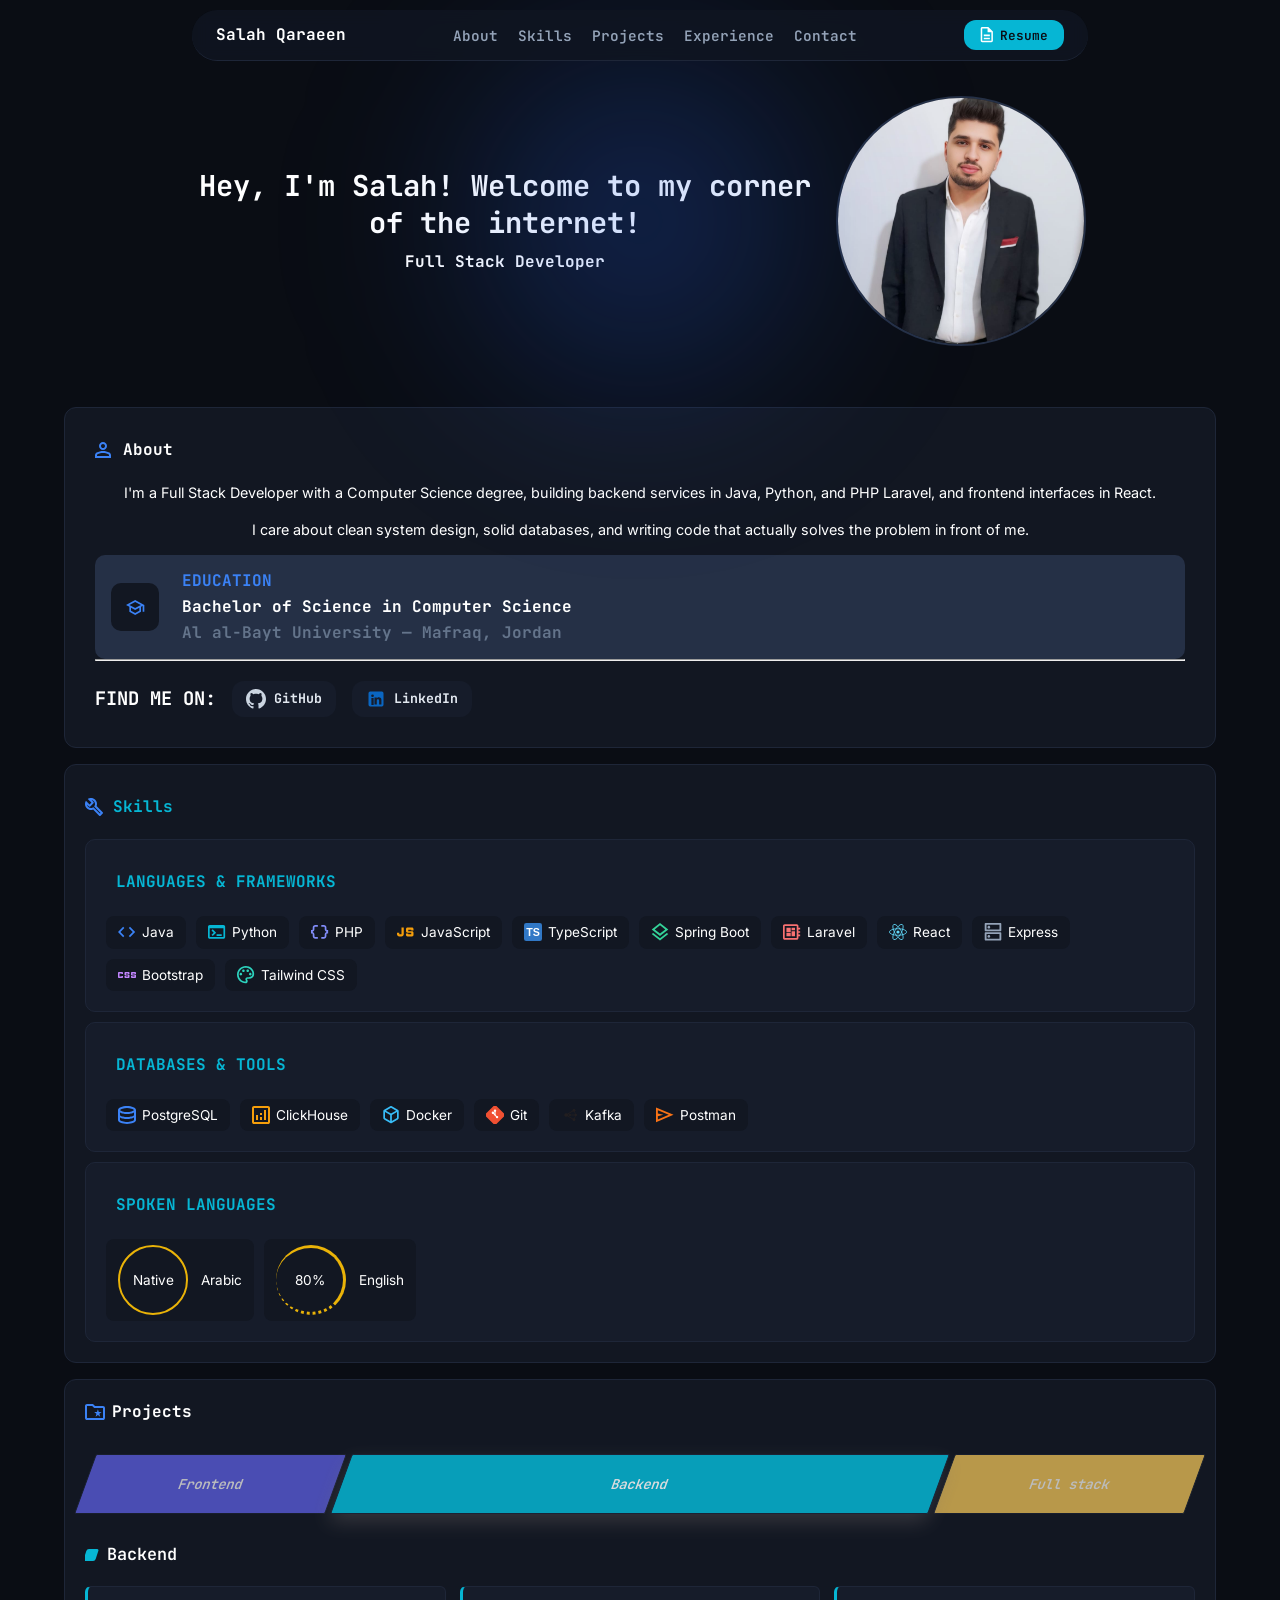
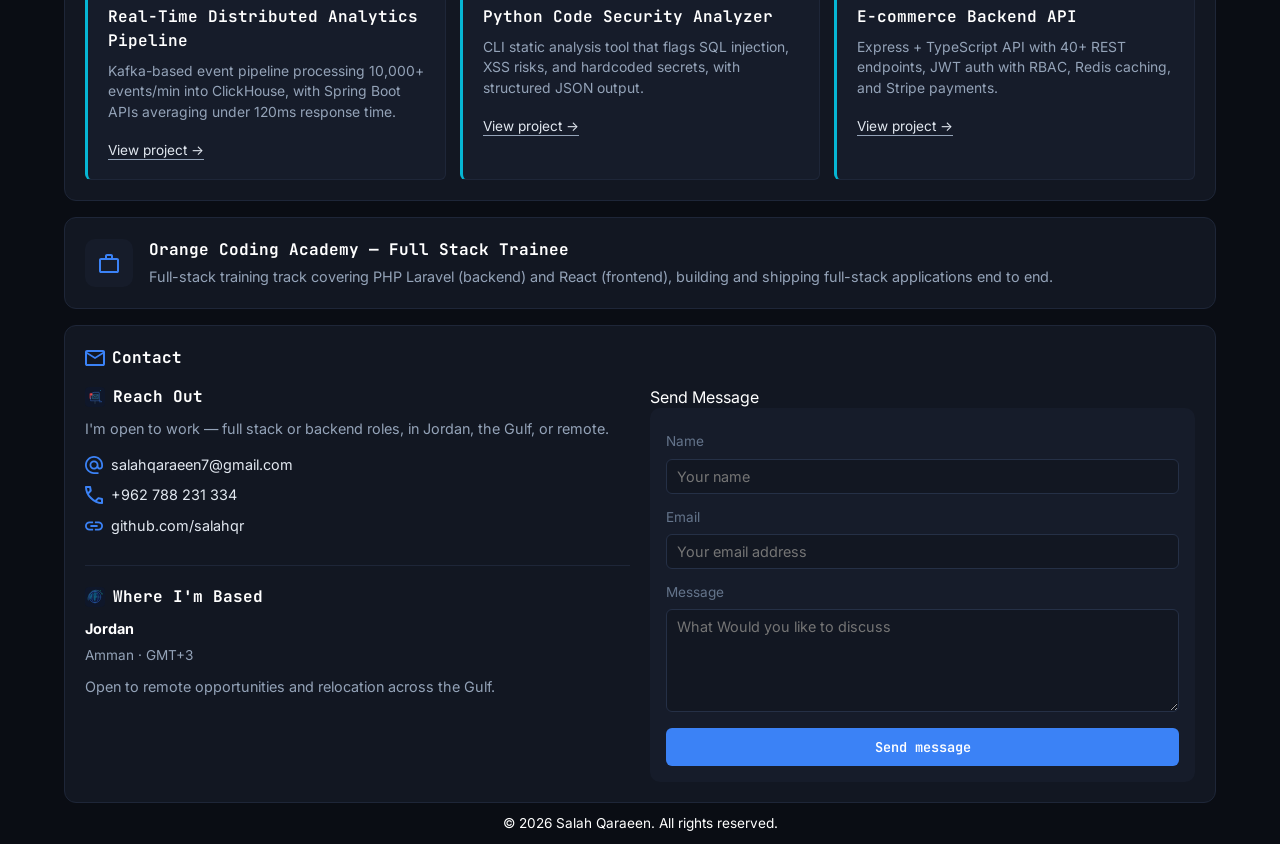
<file: index.html>
<!DOCTYPE html>
<html lang="en">
<head>
    <meta charset="UTF-8">
    <meta name="viewport" content="width=device-width, initial-scale=1.0">

    <title>Salah Qaraeen</title>

    <link rel="stylesheet" href="./src/index.css">
    <script src="./src/index.js" defer></script>
    <link rel="icon" type="image/svg+xml" href="./assets/icons/favicon.svg">
</head>
<body>

            <div id="resumeModal">
            <div id="resumeBox">
                <button id="closeBtn" type="button">&times;</button>

                <iframe
                    src="./assets/Salah-Qaraeen CV.pdf"
                    title="Salah Qaraeen CV">
                </iframe>
            </div>
        </div>
    <header>
        <div>
            <!-- <img src="../assets/selfie.jpeg" alt="Salah Qaraeen"> -->
            <h3>Salah Qaraeen</h3>
        </div>

        <nav>
            <ul class="nav-links">
                <li><a href="#about">About</a></li>
                <li><a href="#skills">Skills</a></li>
                <li><a href="#projects">Projects</a></li>
                <li><a href="#experience">Experience</a></li>
                <li><a href="#contact">Contact</a></li>
            </ul>
        </nav>

        <button id="resumeBtn" type="button">
            <img src="./assets/icons/file.svg" alt="Resume icon">
            Resume
        </button>
    </header>

    <main>
        <section class="hero">
            <div class="heroText">
                <h1>Hey, I'm Salah! Welcome to my corner of the internet!</h1>
                <h3>Full Stack Developer</h3>
            </div>

            <img class="heroPhoto" src="./assets/selfie.jpeg" alt="Salah Qaraeen">
        </section>

        <section class="about" id="about">
            <div class="head">
                <img src="./assets/icons/person.svg" alt="About icon">
                <h4>About</h4>
            </div>

            <div>
     <p>I'm a Full Stack Developer with a Computer Science degree, building backend services in Java, Python, and PHP Laravel, and frontend interfaces in React.</p>
<p>I care about clean system design, solid databases, and writing code that actually solves the problem in front of me.</p>

                <div class="edu">
                    <div class="eduImg">
                        <img src="./assets/icons/eduction.svg" alt="Education icon">
                    </div>
                    <div class="eduInfo">
                        <h4 class="EDUCATION">EDUCATION</h4>
                        <h4>Bachelor of Science in Computer Science</h4>
                        <h4 class="colage">Al al-Bayt University — Mafraq, Jordan</h4>
                    </div>

                </div>

                <hr>

                <div class="findmeon">
                    <h3>FIND ME ON:</h3>
                    <div>
                        <a href="https://github.com/salahqr" target="_blank" rel="noopener noreferrer">
                            <img src="./assets/icons/GitHup.svg" alt="GitHub icon">
                            <h5>GitHub</h5>
                        </a>
                    </div>

                    <div>
                        <a href="https://www.linkedin.com/in/salah-qaraeen-068975194/" target="_blank" rel="noopener noreferrer">
                            <img src="./assets/icons/Linkedin.svg" alt="LinkedIn icon">
                            <h5>LinkedIn</h5>
                        </a>
                    </div>
                </div>
            </div>
        </section>

        <section class="skills" id="skills">
            <div class="head">
                <img src="./assets/icons/skills.svg" alt="Skills icon">
                <h4>Skills</h4>
            </div>

            <div class="part">
                <h4>LANGUAGES & FRAMEWORKS</h4>
                <div class="items">
                    <div>
                        <img src="./assets/icons/java.svg" alt="Java icon">
                        Java
                    </div>
                    <div>
                        <img src="./assets/icons/python.svg" alt="Python icon">
                        Python
                    </div>
                    <div>
                        <img src="./assets/icons/php.svg" alt="PHP icon">
                        PHP
                    </div>
                    <div>
                        <img src="./assets/icons/js.svg" alt="JavaScript icon">
                        JavaScript
                    </div>
                    <div>
                        <img src="./assets/icons/ts.svg" alt="TypeScript icon">
                        TypeScript
                    </div>
                    <div>
                        <img src="./assets/icons/springBoot.svg" alt="Spring Boot icon">
                        Spring Boot
                    </div>
                    <div>
                        <img src="./assets/icons/laravel.svg" alt="Laravel icon">
                        Laravel
                    </div>
                    <div>
                        <img src="./assets/icons/react.svg" alt="React icon">
                        React
                    </div>
                    <div>
                        <img src="./assets/icons/Express.svg" alt="Express icon">
                        Express
                    </div>
                    <div>
                        <img src="./assets/icons/bootstrap.svg" alt="Bootstrap icon">
                        Bootstrap
                    </div>
                    <div>
                        <img src="./assets/icons/tailwind.svg" alt="Tailwind CSS icon">
                        Tailwind CSS
                    </div>
                </div>
            </div>

            <div class="part">
                <h4>DATABASES & TOOLS</h4>
                <div class="items">    
                    <div>
                        <img src="./assets/icons/postgresql.svg" alt="PostgreSQL icon">
                        PostgreSQL
                    </div>
                    <div>
                        <img src="./assets/icons/clickhouse.svg" alt="ClickHouse icon">
                        ClickHouse
                    </div>
                    <div>
                        <img src="./assets/icons/docker.svg" alt="Docker icon">
                        Docker
                    </div>
                    <div>
                        <img src="./assets/icons/git.svg" alt="Git icon">
                        Git
                    </div>
                    <div>
                        <img src="./assets/icons/kafka.svg" alt="Kafka icon">
                        Kafka
                    </div>
                    <div>
                        <img src="./assets/icons/postman.svg" alt="Postman icon">
                        Postman
                    </div>
                </div>
            </div>

            <div class="part">
                <h4>SPOKEN LANGUAGES</h4>
                <div class="items">
                    <div>
                        <div class="percentArbic">Native</div>
                        Arabic
                    </div>
                    <div >
                        <div class="percenEng">80%</div>
                        English
                    </div>
                </div>
            </div>
        </section>

        <section class="project" id="projects">
            <div class="head">
                <img src="./assets/icons/project.svg" alt="Projects icon">
                <h4>Projects</h4>
            </div>

            <div class="container" role="group" aria-label="Project category filter">
                <button type="button" class="one" aria-pressed="false">Frontend</button>
                <button type="button" class="two" aria-pressed="false">Backend</button>
                <button type="button" class="three" aria-pressed="false">Full stack</button>
            </div>

           <div id="projectDisplay"></div>
        </section>

        <section id="experience">
            <div class="expImg">
                <img src="./assets/icons/experience.svg" alt="Experience icon">
            </div>
            <div class="expInfo">
                <h4>Orange Coding Academy — Full Stack Trainee</h4>
                <p>Full-stack training track covering PHP Laravel (backend) and React (frontend), building and shipping full-stack applications end to end.</p>
            </div>
        </section>

        <section id="contact" class="contact">
            <div class="head">
                <img src="./assets/icons/contact.svg" alt="Contact icon">
                <h4>Contact</h4>
            </div>

            <div class="contant">
<div class="contantInfo">

    <div class="contactGroup">
        <div class="contactGroupHead">
            <img src="./assets/icons/contactt.svg" alt="Reach out icon">
            <h3>Reach Out</h3>
        </div>

        <p>I'm open to work — full stack or backend roles, in Jordan, the Gulf, or remote.</p>

        <div class="info">
            <img src="./assets/icons/email.svg" alt="Email icon">
            <a href="mailto:salahqaraeen7@gmail.com">salahqaraeen7@gmail.com</a>
        </div>

        <div class="info">
            <img src="./assets/icons/phone.svg" alt="Phone icon">
            <a href="tel:+962788231334">+962 788 231 334</a>
        </div>

        <div class="info">
            <img src="./assets/icons/link.svg" alt="GitHub icon">
            <a href="https://github.com/salahqr" target="_blank" rel="noopener noreferrer">
                github.com/salahqr
            </a>
        </div>
    </div>

    <div class="contactDivider"></div>

    <div class="contactGroup">
        <div class="contactGroupHead">
            <img src="./assets/icons/location.svg" alt="Location icon">
            <h3>Where I'm Based</h3>
        </div>

        <div class="locationInfo">
            <strong>Jordan</strong>
            <span>Amman · GMT+3</span>
        </div>

        <p>Open to remote opportunities and relocation across the Gulf.</p>
    </div>

</div>


                <div>
                    <p>Send Message</p>
                    <form action="#" method="POST">
                        <label for="name">Name</label>
                        <input type="text" id="name" name="name" placeholder="Your name" required>

                        <label for="email">Email</label>
                        <input type="email" id="email" name="email" placeholder="Your email address" required>

                        <label for="message">Message</label>
                        <textarea id="message" name="message" rows="5" placeholder="What Would you like to discuss" required></textarea>

                        <button type="submit">Send message</button>
                    </form>
                </div>
            </div>
        </section>
    </main>

    <footer>
      &copy; 2026 Salah Qaraeen. All rights reserved.
    </footer>
</body>
</html>
</file>
<file: src/index.css>
@import url('https://fonts.googleapis.com/css2?family=Inter:wght@400;500;600;700&family=JetBrains+Mono:wght@500;700&display=swap');

* {
    box-sizing: border-box;
    margin: 0;
    padding: 0;
}

:root {
    /* Backgrounds */
    --bg-page: #0a0d14;
    --bg-card: #121722;
    --bg-input: #161c2a;
    --bg-hover: #182030;

    /* Typography */
    --text-primary: #ffffff;
    --text-secondary: #e2e8f0;
    --text-muted: #94a3b8;
    --text-subtle: #64748b;

    /* Borders */
    --border-subtle: #1e2638;
    --border-input: #253046;

    /* Accents */
    --accent-blue: #3b82f6;
    --accent-indigo: #6366f1;
    --accent-cyan: #06b6d4;
    --accent-green: #10b981;
    --accent-gold: #face60;
    --accent-yellow: #eab308;
}

body {
    background-color: var(--bg-page);
    font-family: 'Inter', -apple-system, BlinkMacSystemFont, sans-serif;
    color: var(--text-primary);
    font-size: 16px;
    line-height: 1.5;
}

h1,
h2,
h3,
h4,
h5,
nav a,
button {
    font-family: 'JetBrains Mono', monospace;
}

.icon {
    width: 30px;
    height: 30px;
}

a:focus-visible,
button:focus-visible {
    outline: 2px solid var(--accent-cyan);
    outline-offset: 2px;
}


/* =========================================================
   HEADER
   ========================================================= */

header {
    display: flex;
    background-color: rgba(16, 22, 34, 0.85);
    justify-content: space-between;
    align-items: center;
    position: relative;
    top: 10px;
    z-index: 5;
    width: 70%;
    padding: 10px 24px;
    backdrop-filter: blur(8px);
    border-bottom: 1px solid var(--border-subtle);
    margin: auto;
    border-radius: 40px;
}

header div {
    display: flex;
    align-items: center;
    gap: 10px;
}

header h3 {
    display: inline-block;
    margin: 0;
    font-size: 1rem;
}

header nav ul {
    display: flex;
    gap: 20px;
    list-style: none;
    color: var(--text-muted);
}

header nav a {
    text-decoration: none;
    font-weight: 600;
    color: var(--text-muted);
    transition: color 0.2s ease;
    font-size: 0.9rem;
    white-space: nowrap;
}

header nav a:hover {
    color: var(--text-primary);
}

header button {
    display: flex;
    align-items: center;
    justify-content: center;
    gap: 6px;
    background-color: var(--accent-cyan);
    color: var(--bg-page);
    border: none;
    padding: 6px 16px;
    border-radius: 12px;
    font-weight: 600;
    cursor: pointer;
    transition: background-color 0.2s ease;
    width: 100px;
    height: 30px;
    flex-shrink: 0;
    font-size: 0.8rem;
}

header button:hover {
    background-color: var(--accent-blue);
}

header button img {
    width: 16px;
    height: 16px;
    border-radius: 0;
}


/* =========================================================
   MAIN
   ========================================================= */

main {
    max-width: 1200px;
    width: 90%;
    margin: 0 auto;
    display: flex;
    flex-direction: column;
    gap: 16px;
}


/* =========================================================
   HERO
   ========================================================= */

.hero {
    display: flex;
    align-items: center;
    justify-content: center;
    gap: 20px;
    text-align: center;
    margin: 30px auto;
    padding: 15px;
    width: 80%;
}

.heroText {
    flex: 1;
}

.heroPhoto {
    width: 250px;
    height: 250px;
    object-fit: cover;
    object-position: center 15%;
    border-radius: 50%;
    border: 2px solid var(--border-input);
    flex-shrink: 0;
}

.hero h1 {
    font-size: clamp(1.3rem, 2.5vw, 1.8rem);
    line-height: 1.3;
    padding-bottom: 8px;
}

.hero h3 {
    font-size: clamp(0.85rem, 1.5vw, 1rem);
}


/* =========================================================
   ABOUT
   ========================================================= */

.about {
    background-color: var(--bg-card);
    border: 1px solid var(--border-subtle);
    border-radius: 12px;
    padding: 20px;
}

.about p {
    text-align: center;
    margin-bottom: 15px;
    font-size: 0.9rem;
    line-height: 1.5;
}

.about .head {
    display: flex;
    align-items: center;
    gap: 5px;
}

.about h4 {
    padding-left: 7px;
    font-size: 1rem;
}

.about > div {
    padding: 10px;
}

.edu {
    background-color: var(--border-input);
    width: 100%;
    padding: 14px 16px;
    display: flex;
    align-items: center;
    gap: 16px;
    border-radius: 10px;
}

.edu .eduImg {
    background-color: var(--bg-card);
    border-radius: 10px;
    width: 48px;
    height: 48px;
    display: flex;
    justify-content: center;
    align-items: center;
    flex-shrink: 0;
}

.edu .eduInfo {
    display: flex;
    flex-direction: column;
    gap: 2px;
}

.eduInfo h3 {
    font-size: 0.95rem;
}

.eduInfo p {
    font-size: 0.8rem;
}

.findmeon {
    margin-top: 10px;
    padding-top: 10px;
    display: flex;
    align-items: center;
    gap: 16px;
    flex-wrap: wrap;
}

.findmeon > div {
    display: flex;
    align-items: center;
    gap: 8px;
    padding: 8px 14px;
    background-color: var(--bg-input);
    border-radius: 12px;
}

.findmeon a {
    display: flex;
    align-items: center;
    gap: 8px;
    text-decoration: none;
    color: var(--text-secondary);
    transition: color 0.2s ease;
}

.findmeon a:hover {
    color: var(--accent-cyan);
}

.findmeon a img {
    width: 20px;
    height: 20px;
}

.findmeon h5,
.findmeon h3 {
    display: inline-block;
}

.EDUCATION {
    color: var(--accent-blue);
}

.colage {
    color: var(--text-subtle);
}


/* =========================================================
   SKILLS
   ========================================================= */

.skills {
    background-color: var(--bg-card);
    border: 1px solid var(--border-subtle);
    border-radius: 12px;
    padding: 20px;
    display: flex;
    flex-direction: column;
    gap: 10px;
}

.skills .head {
    display: flex;
    align-items: center;
}

.skills .head h4 {
    display: inline-block;
}

.skills h4 {
    color: var(--accent-cyan);
    margin: 10px;
    font-size: 1rem;
}

.skills > .part {
    background-color: var(--bg-input);
    border: 1px solid var(--border-subtle);
    border-radius: 10px;
    display: flex;
    flex-direction: column;
    gap: 12px;
    padding: 20px;
}

.part .items {
    display: flex;
    flex-wrap: wrap;
    gap: 10px;
}

.part .items > div {
    display: flex;
    align-items: center;
    gap: 6px;
    background-color: var(--bg-card);
    border-radius: 8px;
    padding: 6px 12px;
    font-size: 0.85rem;
}

.part .items img {
    width: 18px;
    height: 18px;
}

.percenEng {
    display: flex;
    align-items: center;
    justify-content: center;
    width: 70px;
    height: 70px;
    border-radius: 50%;
    margin-right: 7px;
    border-bottom: 3px dotted var(--accent-yellow);
    border-right: 3px solid var(--accent-yellow);
    border-top: 3px solid var(--accent-yellow);
}

.percentArbic {
    display: flex;
    align-items: center;
    justify-content: center;
    width: 70px;
    height: 70px;
    border-radius: 50%;
    margin-right: 7px;
    border: 2px solid var(--accent-yellow);
}


/* =========================================================
   PROJECTS
   ========================================================= */

.project {
    background-color: var(--bg-card);
    border: 1px solid var(--border-subtle);
    border-radius: 12px;
    padding: 20px;
}

.project .head {
    display: flex;
    align-items: center;
}

.project .head h4 {
    padding-left: 7px;
    font-size: 1rem;
}

.container {
    display: flex;
    justify-content: center;
    gap: 5px;
    margin: 30px auto 0;
}

.container > button {
    width: 32%;
    height: 60px;
    transform: skew(-20deg);
    font-weight: 600;
    color: white;
    display: flex;
    align-items: center;
    justify-content: center;
    border: 1px solid var(--border-subtle);
    border-radius: 2px;
    cursor: pointer;
    opacity: 0.85;
    font-size: 0.85rem;
    transition:
        width 0.3s ease,
        opacity 0.3s ease,
        box-shadow 0.3s ease,
        filter 0.3s ease,
        transform 0.3s ease;
}

.container > button:hover {
    filter: brightness(1.08);
    transform: skew(-20deg) translateY(-2px);
}

.one {
    background-color: var(--accent-indigo);
}

.two {
    background-color: var(--accent-cyan);
}

.three {
    background-color: var(--accent-gold);
}


/* =========================================================
   EXPERIENCE
   ========================================================= */

#experience {
    background-color: var(--bg-card);
    border: 1px solid var(--border-subtle);
    border-radius: 12px;
    padding: 20px;
    display: flex;
    align-items: center;
    gap: 16px;
}

.expImg {
    background-color: var(--bg-input);
    border-radius: 10px;
    width: 48px;
    height: 48px;
    display: flex;
    justify-content: center;
    align-items: center;
    flex-shrink: 0;
}

.expInfo {
    display: flex;
    flex-direction: column;
    gap: 4px;
}

.expInfo h4 {
    color: var(--text-primary);
    font-size: 1rem;
}

.expInfo p {
    color: var(--text-muted);
    font-size: 0.9rem;
}


/* =========================================================
   CONTACT
   ========================================================= */

.contact {
    background-color: var(--bg-card);
    border: 1px solid var(--border-subtle);
    border-radius: 12px;
    padding: 20px;
}

.contact .head {
    display: flex;
    align-items: center;
}

.contact .head h4 {
    padding-left: 7px;
    font-size: 1rem;
}

.contant {
    display: flex;
    width: 100%;
    align-items: stretch;
    gap: 20px;
    margin-top: 16px;
    line-height: 1.4rem;
}

.contantInfo {
    display: flex;
    flex-direction: column;
    justify-content: flex-start;
    align-items: flex-start;
    text-align: left;
}

.contant > div {
    flex: 1;
}

.contant h3 {
    margin-bottom: 8px;
    font-size: 1rem;
}

.contantInfo p {
    color: var(--text-muted);
    margin-bottom: 12px;
    font-size: 0.9rem;
}

.info {
    display: flex;
    align-items: center;
    gap: 8px;
    margin-bottom: 8px;
}

.info img {
    width: 18px;
    height: 18px;
    flex-shrink: 0;
}

.info a {
    color: var(--text-secondary);
    text-decoration: none;
    overflow-wrap: anywhere;
    font-size: 0.9rem;
}

.info a:hover {
    color: var(--accent-cyan);
}

.contactGroup {
    display: flex;
    flex-direction: column;
}

.contactGroupHead {
    display: flex;
    align-items: center;
    gap: 8px;
    margin-bottom: 10px;
}

.contactGroupHead img {
    width: 20px;
    height: 20px;
}

.contactGroupHead h3 {
    margin: 0;
    font-size: 1rem;
}

.contactGroup p {
    color: var(--text-muted);
    line-height: 1.5;
    margin: 0 0 14px;
    font-size: 0.9rem;
}

.contactDivider {
    width: 100%;
    height: 1px;
    background-color: var(--border-subtle);
    margin: 20px 0;
}

.locationInfo {
    display: flex;
    flex-direction: column;
    gap: 3px;
    margin-bottom: 10px;
}

.locationInfo strong {
    color: var(--text-primary);
    font-size: 0.9rem;
}

.locationInfo span {
    color: var(--text-muted);
    font-size: 0.85rem;
}

.contact form {
    background-color: var(--bg-input);
    width: 100%;
    padding: 16px;
    border-radius: 10px;
    display: flex;
    flex-direction: column;
    gap: 6px;
}

.contact form label {
    color: var(--text-subtle);
    font-size: 0.85rem;
    margin-top: 6px;
}

.contact form input,
.contact form textarea {
    background-color: var(--bg-card);
    border: 1px solid var(--border-input);
    border-radius: 6px;
    padding: 8px 10px;
    color: var(--text-primary);
    font-family: inherit;
    font-size: 0.9rem;
}

.contact form button {
    width: 100%;
    background-color: var(--accent-blue);
    color: white;
    border: none;
    padding: 10px;
    border-radius: 6px;
    margin-top: 10px;
    font-weight: 600;
    cursor: pointer;
    transition: background-color 0.2s ease;
    font-size: 0.85rem;
}

.contact form button:hover {
    background-color: var(--accent-indigo);
}


/* =========================================================
   FOOTER
   ========================================================= */

footer {
    margin: 10px;
    text-align: center;
    font-size: 0.85rem;
}


/* =========================================================
   RESUME MODAL
   ========================================================= */

#resumeModal {
    display: none;
    position: fixed;
    top: 0;
    left: 0;
    width: 100%;
    height: 100%;
    background: rgba(0, 0, 0, 0.8);
    justify-content: center;
    align-items: center;
    z-index: 9999;
}

#resumeBox {
    position: relative;
    width: 80%;
    height: 90%;
    background: white;
}

#resumeBox iframe {
    width: 100%;
    height: 100%;
    border: 0;
}

#closeBtn {
    position: absolute;
    top: 5px;
    right: 5px;
    width: 40px;
    height: 40px;
    border: 0;
    border-radius: 50%;
    background: black;
    color: white;
    font-size: 25px;
    cursor: pointer;
    z-index: 10000;
}


/* =========================================================
   PROJECT BUTTON STATES
   ========================================================= */

.cur {
    width: 60% !important;
    box-shadow: 0 8px 20px rgba(120, 112, 112, 0.4);
    font-size: 16px;
    opacity: 1;
    transform: skew(-20deg) translateY(-3px);
    z-index: 2;
}

.rem {
    width: 25% !important;
    padding: 10px !important;
    opacity: 0.55;
    filter: brightness(0.85);
}


/* =========================================================
   PROJECT PANELS
   ========================================================= */

.panel {
    width: 100%;
    max-width: none;
    overflow: hidden;
    margin-top: 28px;
}

.panel-title {
    display: flex;
    align-items: center;
    gap: 10px;
    margin: 0 0 18px;
    font-family: 'JetBrains Mono', monospace;
    font-weight: 600;
    font-size: clamp(0.95rem, 1.5vw, 1.05rem);
}

.panel-title .dot {
    width: 12px;
    height: 12px;
    border-radius: 2px;
    transform: skewX(-18deg);
    flex-shrink: 0;
}

.panel-title.blue .dot {
    background: var(--accent-indigo);
}

.panel-title.red .dot {
    background: var(--accent-cyan);
}

.panel-title.green .dot {
    background: var(--accent-gold);
}


/* =========================================================
   PROJECT CARDS
   ========================================================= */

.cards {
    display: grid;
    grid-template-columns: repeat(auto-fit, minmax(240px, 1fr));
    gap: 14px;
}

.card {
    background-color: var(--bg-input);
    border: 1px solid var(--border-subtle);
    border-left: 3px solid;
    border-radius: 6px;
    padding: 18px 20px;
}

.card.blue {
    border-left-color: var(--accent-indigo);
}

.card.red {
    border-left-color: var(--accent-cyan);
}

.card.green {
    border-left-color: var(--accent-gold);
}

.card h3 {
    font-family: 'JetBrains Mono', monospace;
    font-size: clamp(0.9rem, 1.3vw, 1rem);
    font-weight: 600;
    margin: 0 0 8px;
}

.card p {
    color: var(--text-muted);
    font-size: 0.87rem;
    line-height: 1.5;
    margin: 0 0 14px;
}

.card a {
    color: var(--text-secondary);
    font-size: 0.85rem;
    text-decoration: none;
    border-bottom: 1px solid var(--text-muted);
    padding-bottom: 1px;
}

.card a:hover {
    color: var(--text-primary);
    border-color: var(--text-primary);
}


/* =========================================================
   SMALL LAPTOPS / TABLETS
   ========================================================= */

@media (max-width: 1100px) {

    header {
        width: 92%;
        padding: 10px 18px;
    }

    header nav ul {
        gap: 12px;
    }

    header nav a {
        font-size: 0.82rem;
    }

    header button {
        width: 90px;
    }

    main {
        width: 92%;
    }

    .hero {
        width: 95%;
    }

    .cards {
        grid-template-columns: repeat(auto-fit, minmax(200px, 1fr));
    }

    .contant {
        flex-direction: column;
        gap: 20px;
    }

    .contant > div {
        width: 100%;
        flex: none;
    }
}


/* =========================================================
   TABLET / SMALL SCREEN
   ========================================================= */

@media (max-width: 750px) {

    /* HEADER */

    header {
        width: calc(100% - 20px);
        padding: 10px 14px;
        top: 5px;
        display: grid;
        grid-template-columns: 1fr auto;
        grid-template-rows: auto auto;
        gap: 10px;
        border-radius: 18px;
    }

    header > div {
        grid-column: 1;
        grid-row: 1;
        min-width: 0;
    }

    header h3 {
        font-size: 0.85rem;
        white-space: nowrap;
    }

    header > button {
        grid-column: 2;
        grid-row: 1;
        width: auto;
        min-width: 85px;
        height: 34px;
        padding: 6px 10px;
        border-radius: 9px;
        font-size: 0.7rem;
    }

    header button img {
        width: 14px;
        height: 14px;
    }

    header nav {
        grid-column: 1 / -1;
        grid-row: 2;
        width: 100%;
        border-top: 1px solid var(--border-subtle);
        padding-top: 8px;
    }

    header nav ul {
        width: 100%;
        display: flex;
        justify-content: space-around;
        gap: 0;
    }

    header nav a {
        display: block;
        padding: 5px 8px;
        font-size: 0.72rem;
    }


    /* HERO */

    .hero {
        width: 100%;
        gap: 16px;
        padding: 10px 5px;
    }

    .heroPhoto {
        width: 190px;
        height: 190px;
    }


    /* PROJECT FILTER */

    .container {
        margin-top: 24px;
    }

    .container > button {
        height: 55px;
        font-size: 0.75rem;
    }


    /* CONTACT */

    .contant {
        flex-direction: column;
    }

    .contant > div {
        width: 100%;
        flex: none;
    }
}


/* =========================================================
   PHONES
   ========================================================= */

@media (max-width: 600px) {

    main {
        width: calc(100% - 24px);
        max-width: none;
        gap: 12px;
    }


    /* HERO */

    .hero {
        margin: 30px auto 20px;
        padding: 10px 5px;
        gap: 14px;
    }

    .heroPhoto {
        width: 150px;
        height: 150px;
    }


    /* ABOUT */

    .about {
        padding: 16px;
    }

    .about p {
        font-size: 0.85rem;
    }

    .edu {
        padding: 12px;
        gap: 10px;
    }

    .edu .eduImg {
        width: 44px;
        height: 44px;
    }

    .eduInfo h3 {
        font-size: 0.85rem;
    }

    .eduInfo p {
        font-size: 0.75rem;
    }

    .findmeon {
        gap: 8px;
    }

    .findmeon > div {
        padding: 7px 10px;
    }


    /* SKILLS */

    .skills {
        padding: 16px;
    }

    .skills > .part {
        padding: 14px;
    }

    .part .items {
        gap: 7px;
    }

    .part .items > div {
        padding: 6px 9px;
        font-size: 0.75rem;
    }


    /* PROJECTS */

    .project {
        padding: 16px;
    }

    .container {
        gap: 4px;
        margin-top: 20px;
    }

    .container > button {
        height: 50px;
        padding: 5px;
        font-size: 0.7rem;
    }

    .container > button.cur {
        width: 50% !important;
    }

    .container > button.rem {
        width: 25% !important;
    }

    .cards {
        grid-template-columns: 1fr;
        gap: 10px;
    }

    .card {
        padding: 15px;
    }


    /* EXPERIENCE */

    #experience {
        padding: 16px;
    }

    .expImg {
        width: 44px;
        height: 44px;
    }


    /* CONTACT */

    .contact {
        padding: 16px;
    }

    .contant {
        gap: 20px;
        margin-top: 16px;
    }

    .contant h3 {
        font-size: 0.95rem;
    }

    .contant p,
    .contactGroup p {
        font-size: 0.82rem;
        line-height: 1.55;
    }

    .info {
        gap: 9px;
        margin-bottom: 8px;
    }

    .info a {
        font-size: 0.8rem;
    }

    .contactGroupHead h3 {
        font-size: 0.9rem;
    }

    .contactDivider {
        margin: 16px 0;
    }


    /* FORM */

    .contact form {
        padding: 16px;
        gap: 8px;
    }

    .contact form label {
        font-size: 0.78rem;
        margin-top: 7px;
    }

    .contact form input,
    .contact form textarea {
        width: 100%;
        padding: 10px 11px;
        font-size: 0.85rem;
        border-radius: 7px;
    }

    .contact form textarea {
        min-height: 120px;
        resize: vertical;
    }

    .contact form button {
        padding: 11px;
        margin-top: 10px;
        border-radius: 7px;
        font-size: 0.8rem;
    }


    /* RESUME */

    #resumeBox {
        width: 94%;
        height: 86%;
    }

    #closeBtn {
        width: 36px;
        height: 36px;
        font-size: 20px;
    }
}


/* =========================================================
   VERY SMALL PHONES
   ========================================================= */

@media (max-width: 400px) {

    header {
        width: calc(100% - 14px);
        padding: 9px 11px;
    }

    header h3 {
        font-size: 0.75rem;
    }

    header > button {
        min-width: 78px;
        font-size: 0.65rem;
    }

    header nav a {
        padding: 5px;
        font-size: 0.65rem;
    }


    /* HERO */

    .hero {
        gap: 10px;
        margin: 25px auto 18px;
    }

    .heroPhoto {
        width: 125px;
        height: 125px;
    }


    /* PROJECT FILTER */

    .container > button {
        height: 46px;
        font-size: 0.62rem;
    }

    .container > button.cur {
        font-size: 0.67rem;
    }


    /* FORM */

    .contact form {
        padding: 13px;
    }

    .contact form input,
    .contact form textarea {
        font-size: 0.8rem;
    }
}

.part .items > div {
    transition: transform 0.2s ease;
}

.part .items > div:hover {
    transform: scale(1.1);
}

@keyframes glow {
  0%, 100% { box-shadow: 0 0 20px rgba(96,165,250,0.3); }
  50% { box-shadow: 0 0 40px rgba(96,165,250,0.6); }
}
.heroPhoto {
  animation: glow 3s ease-in-out infinite;
}

.hero::before {
  content: '';
  position: absolute;
  width: 500px;
  height: 500px;
  background: radial-gradient(circle, #2563eb55, transparent 70%);
  filter: blur(80px);
  animation: drift 8s ease-in-out infinite;
}
@keyframes drift {
  0%, 100% { transform: translate(0, 0); }
  50% { transform: translate(60px, 40px); }
}
</file>
